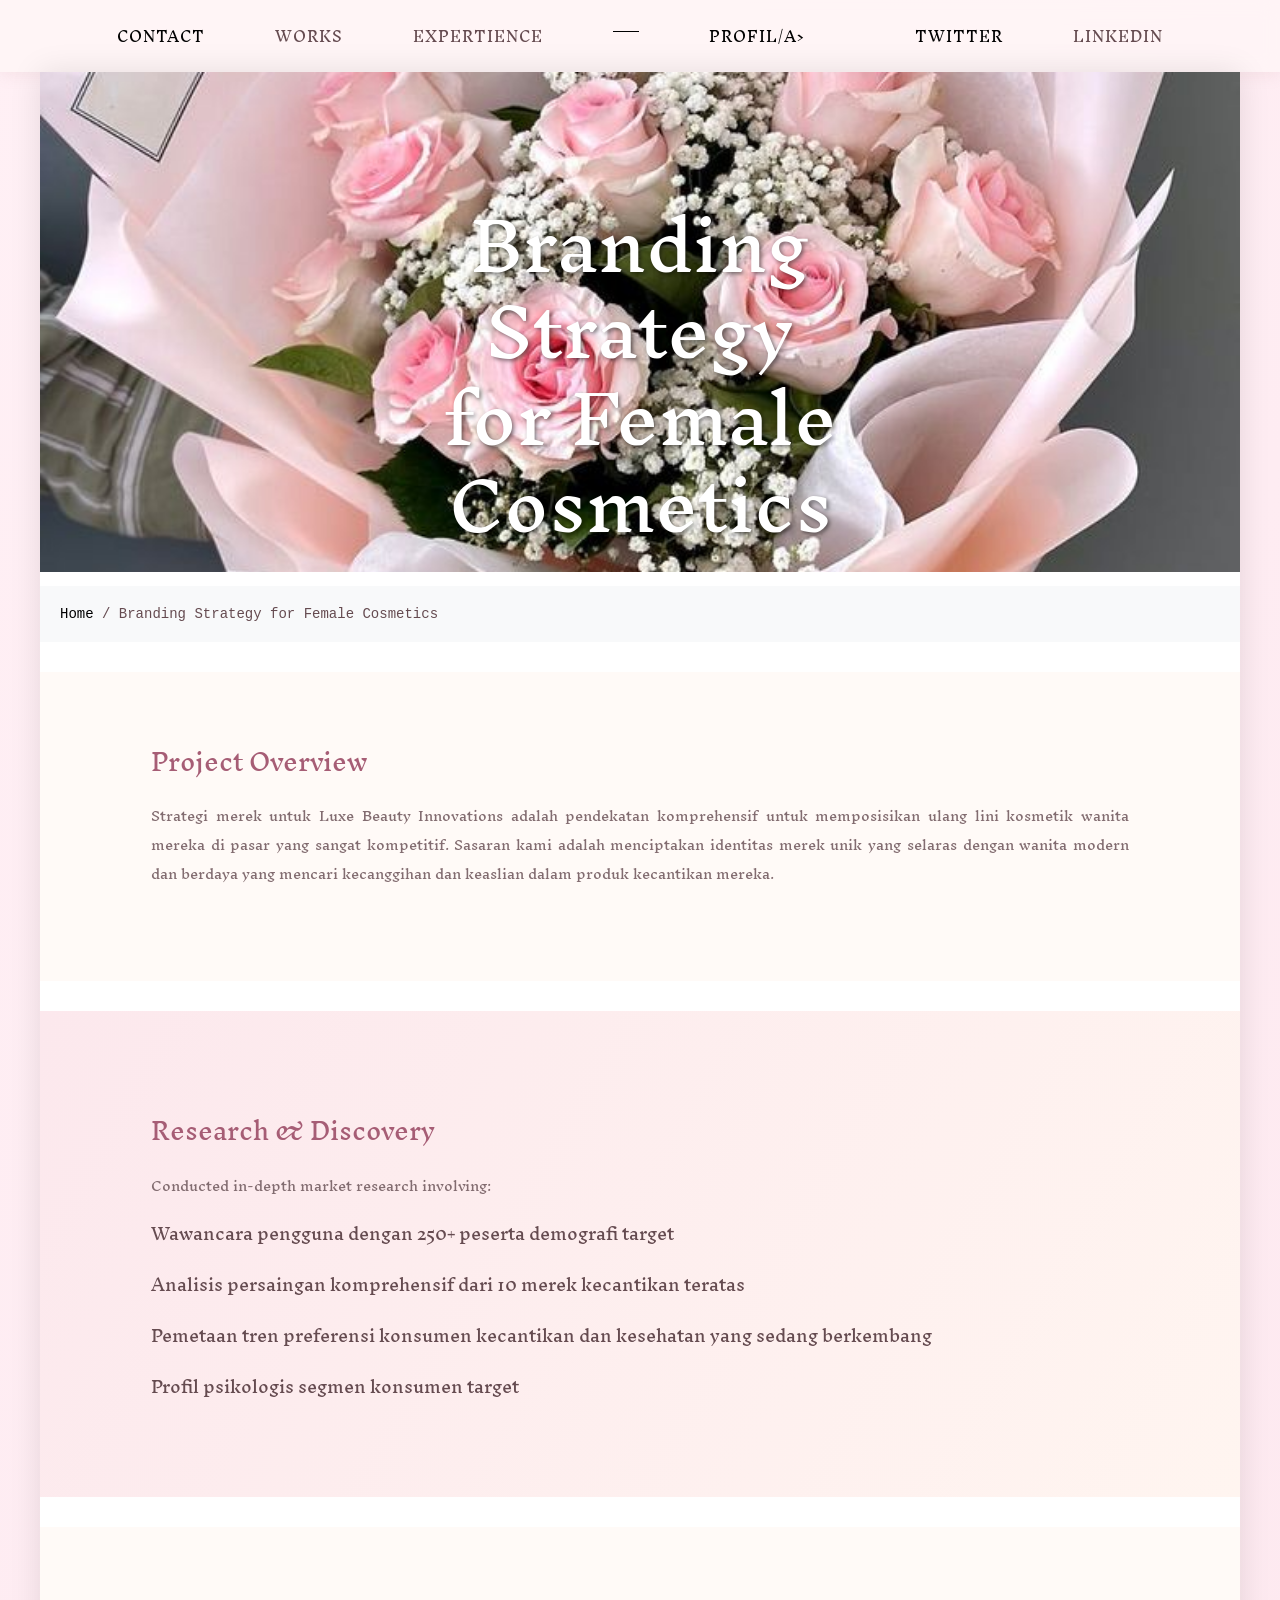
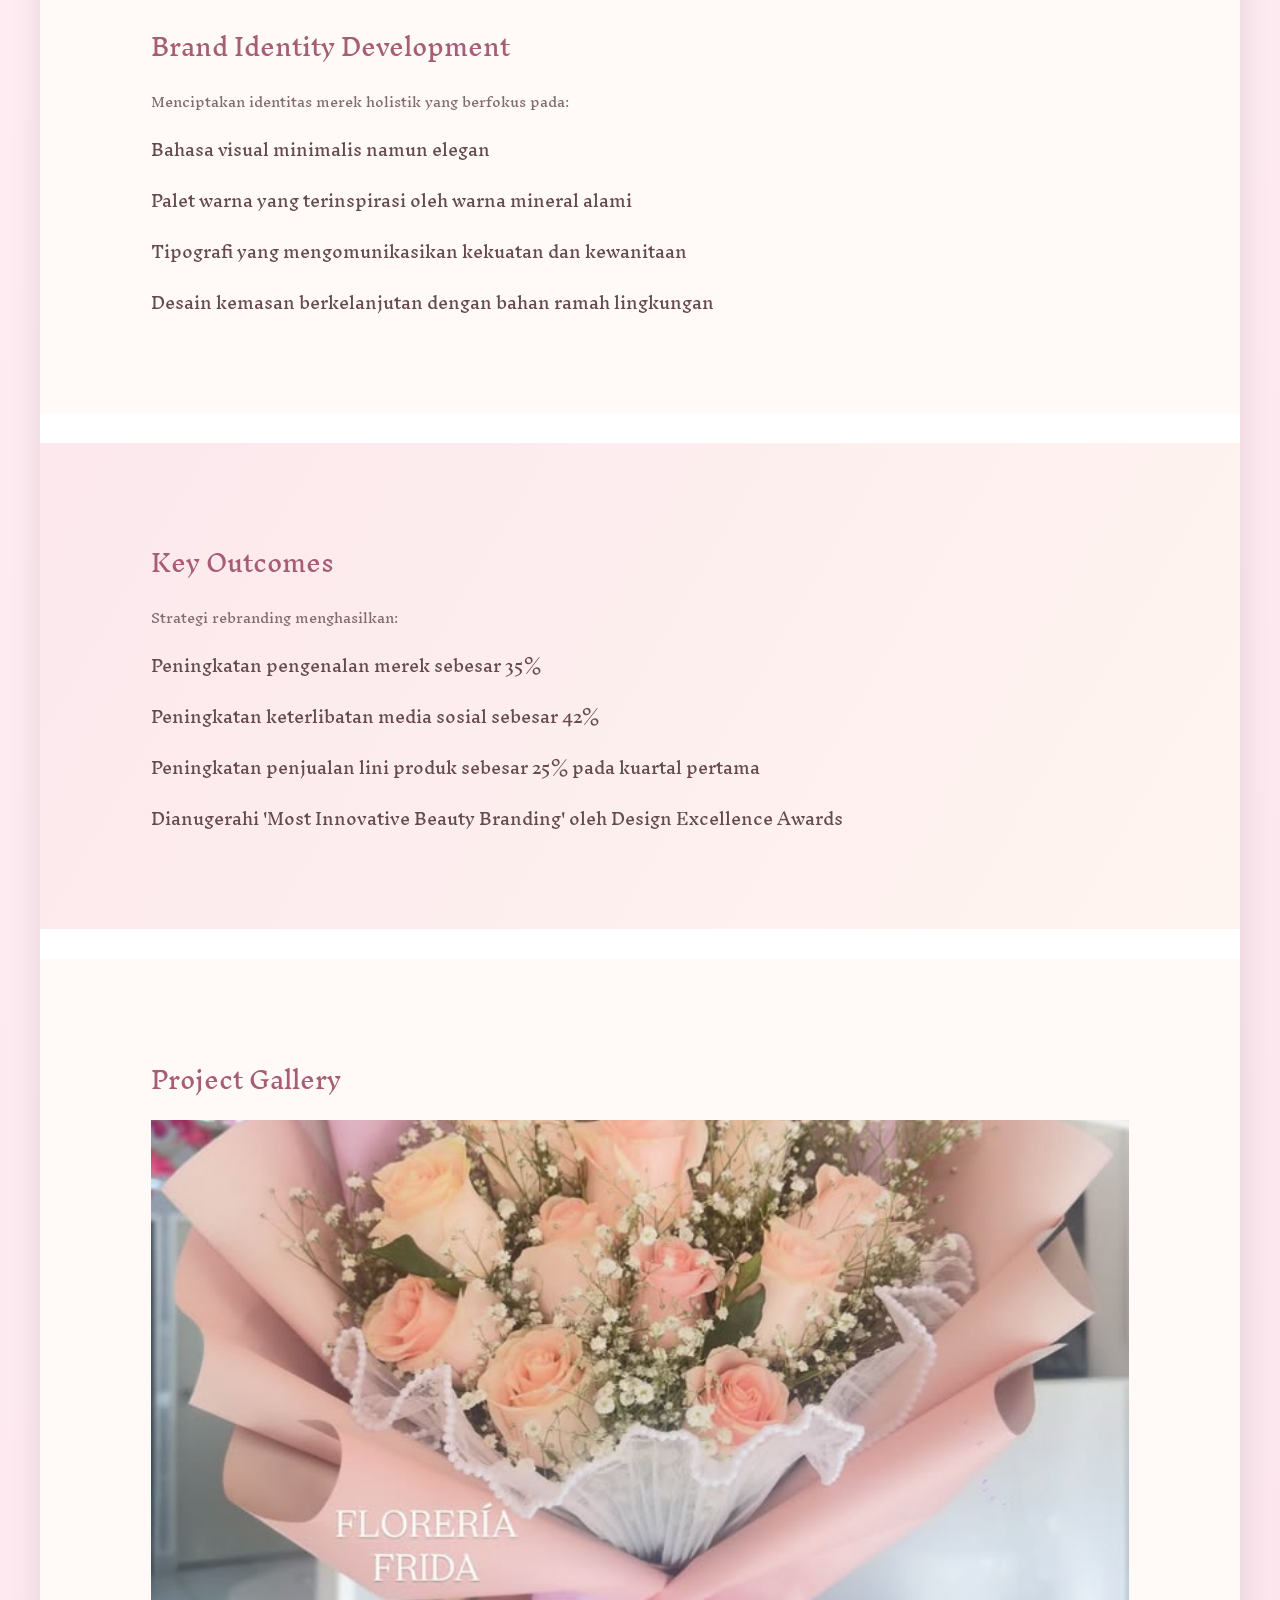
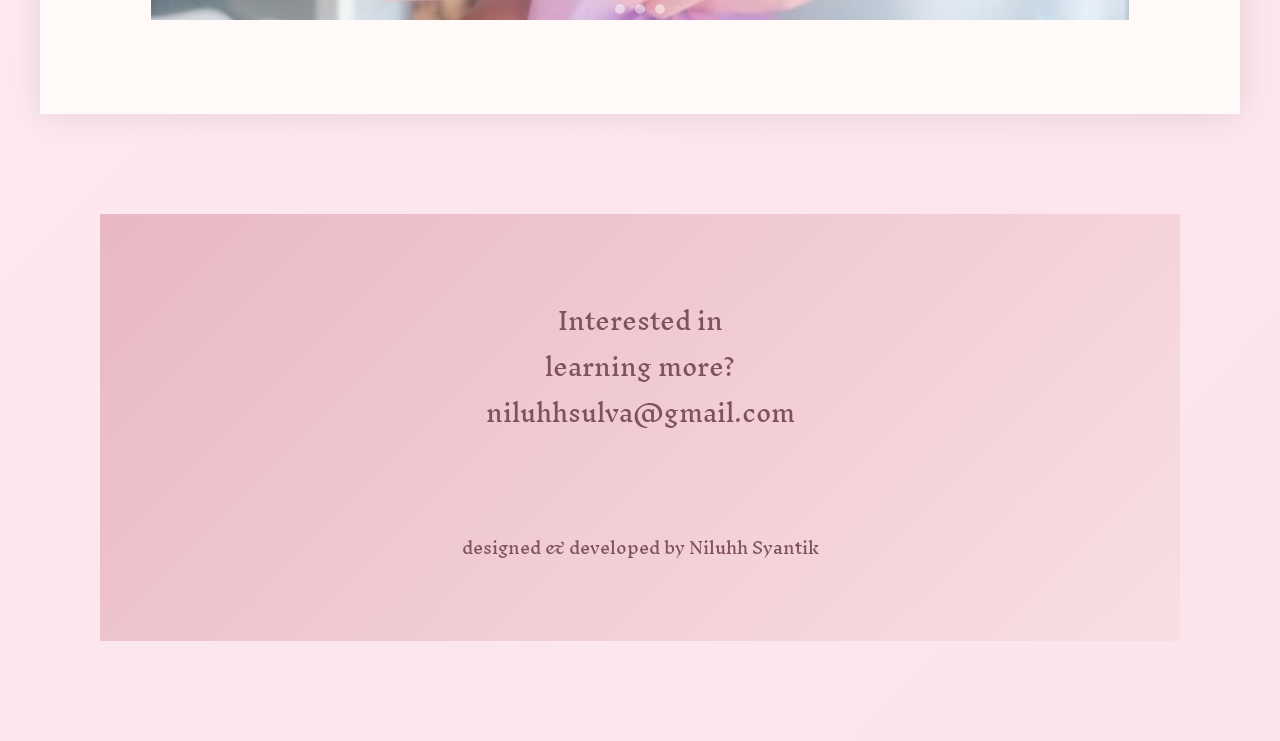
<file: detail.html>
<!DOCTYPE html>
<html>
<head>
	<meta charset="utf-8">
	<meta name="viewport" content="width=device-width, initial-scale=1.0">
	<title>Branding Strategy for Female Cosmetics</title>
	<link rel="stylesheet" href="css/bootstrap-grid.css" type="text/css">
	<link rel="stylesheet" href="css/styles.css" type="text/css">
	<link href="https://fonts.googleapis.com/css2?family=Inknut+Antiqua:wght@300;400;500;600;700;800;900&display=swap" rel="stylesheet">
	<style>
		.project-container {
			background-color: white;
			max-width: 1200px;
			margin: 0 auto;
			box-shadow: 0 0 30px rgba(0,0,0,0.1);
		}
		.full-width-image {
			width: 100%;
			height: 500px;
			object-fit: cover;
		}
		.breadcrumb {
			padding: 20px;
			background-color: #f8f9fa;
			font-family: 'IBM Plex Mono', monospace;
			font-size: 14px;
		}
		.breadcrumb a {
			color: black;
			text-decoration: none;
		}
		.breadcrumb a:hover {
			text-decoration: underline;
		}
		.project-title {
			position: absolute;
			top: 50%;
			left: 50%;
			font-size: 50pt;
			transform: translate(-50%, -50%);
			color: white;
			text-align: center;
			text-shadow: 2px 2px 4px rgba(0,0,0,0.5);
		}
		.image-container {
			position: relative;
		}
		
		/* Slider Styles */
		.project-slider {
			position: relative;
			width: 100%;
			overflow: hidden;
		}
		.slider-container {
			display: flex;
			transition: transform 0.5s ease;
			width: 300%;
		}
		.slider-slide {
			width: 33.33%;
			flex-shrink: 0;
		}
		.slider-slide img {
			width: 100%;
			height: 500px;
			object-fit: cover;
		}
		.slider-controls {
			position: absolute;
			bottom: 20px;
			left: 50%;
			transform: translateX(-50%);
			display: flex;
			gap: 10px;
		}
		.slider-dot {
			width: 10px;
			height: 10px;
			background-color: rgba(255,255,255,0.5);
			border-radius: 50%;
			cursor: pointer;
			transition: background-color 0.3s;
		}
		.slider-dot.active {
			background-color: white;
		}
		
		/* Slider Checkbox Hack */
		.slider-toggle {
			display: none;
		}
		#slide1:checked ~ .slider-container {
			transform: translateX(0);
		}
		#slide2:checked ~ .slider-container {
			transform: translateX(-33.33%);
		}
		#slide3:checked ~ .slider-container {
			transform: translateX(-66.66%);
		}
	</style>
</head>

<body>
	<nav>
		<ul>
			<li><a href="../index.html#contact">contact</a></li>
			<li>works</li>
			<li>expertience</li>
			<li class="empty"></li>
			<li><a href="index.html">profil/a></li>
			<li><a href="https://www.instagram.com/iilluhhh_?mdxt=MW9kNjRtcjVvejBqdQ%3D%3D&utm_source=qr" target="_blank">twitter</a></li>
			<li>linkedin</li>
		</ul>
	</nav>

	<div class="project-container">
		<div class="image-container">
			<img src="img/buket2.jpg" class="full-width-image" alt="Flowers Buket">
			<h1 class="project-title">Branding Strategy<br>for Female Cosmetics</h1>
		</div>
		<div class="breadcrumb">
			<a href="../index.html">Home</a> / Branding Strategy for Female Cosmetics
		</div>
		<section class="project" style="padding-top: 50px;">
			<div class="container">
				<div class="row">
					<div class="col-sm">
						<h2>Project Overview</h2>
						<p>Strategi merek untuk Luxe Beauty Innovations adalah pendekatan komprehensif untuk memposisikan ulang lini kosmetik wanita mereka di pasar yang sangat kompetitif. Sasaran kami adalah menciptakan identitas merek unik yang selaras dengan wanita modern dan berdaya yang mencari kecanggihan dan keaslian dalam produk kecantikan mereka.</p>
					</div>
				</div>
			</div>
		</section>

		<section class="project blue">
			<div class="container">
				<div class="row">
					<div class="col-sm">
						<h2>Research & Discovery</h2>
						<p>Conducted in-depth market research involving:</p>
						<ul>
							<li>Wawancara pengguna dengan 250+ peserta demografi target</li>
							<li>Analisis persaingan komprehensif dari 10 merek kecantikan teratas</li>
							<li>Pemetaan tren preferensi konsumen kecantikan dan kesehatan yang sedang berkembang</li>
							<li>Profil psikologis segmen konsumen target</li>
						</ul>
					</div>
				</div>
			</div>
		</section>

		<section class="project">
			<div class="container">
				<div class="row">
					<div class="col-sm">
						<h2>Brand Identity Development</h2>
						<p>Menciptakan identitas merek holistik yang berfokus pada:</p>
						<ul>
							<li>Bahasa visual minimalis namun elegan</li>
							<li>Palet warna yang terinspirasi oleh warna mineral alami</li>
							<li>Tipografi yang mengomunikasikan kekuatan dan kewanitaan</li>
							<li>Desain kemasan berkelanjutan dengan bahan ramah lingkungan</li>
						</ul>
					</div>
				</div>
			</div>
		</section>

		<section class="project blue">
			<div class="container">
				<div class="row">
					<div class="col-sm">
						<h2>Key Outcomes</h2>
						<p>Strategi rebranding menghasilkan:</p>
						<ul>
							<li>Peningkatan pengenalan merek sebesar 35%</li>
							<li>Peningkatan keterlibatan media sosial sebesar 42%</li>
							<li>Peningkatan penjualan lini produk sebesar 25% pada kuartal pertama</li>
							<li>Dianugerahi 'Most Innovative Beauty Branding' oleh Design Excellence Awards</li>
						</ul>
					</div>
				</div>
			</div>
		</section>

		<section class="project">
			<div class="container">
				<div class="row">
					<div class="col-sm">
						<h2>Project Gallery</h2>
						<div class="project-slider">
							<input type="radio" name="slider" id="slide1" class="slider-toggle" checked>
							<input type="radio" name="slider" id="slide2" class="slider-toggle">
							<input type="radio" name="slider" id="slide3" class="slider-toggle">
							
							<div class="slider-container">
								<div class="slider-slide">
									<img src="img/buket3.jpg" alt="Dashboard App">
								</div>
								<div class="slider-slide">
									<img src="img/buket2.jpg" alt="Cosmetics Project">
								</div>
								<div class="slider-slide">
									<img src="img/buket.jpg" alt="iPad App">
								</div>
							</div>
							
							<div class="slider-controls">
								<label for="slide1" class="slider-dot"></label>
								<label for="slide2" class="slider-dot"></label>
								<label for="slide3" class="slider-dot"></label>
							</div>
						</div>
					</div>
				</div>
			</div>
		</section>
	</div>

	<footer id="contact">
		<h2>Interested in<br>
			learning more?<br>niluhhsulva@gmail.com</h2>
			<p>designed & developed by Niluhh Syantik</p>
		</footer>
	</body>
	</html>
</file>
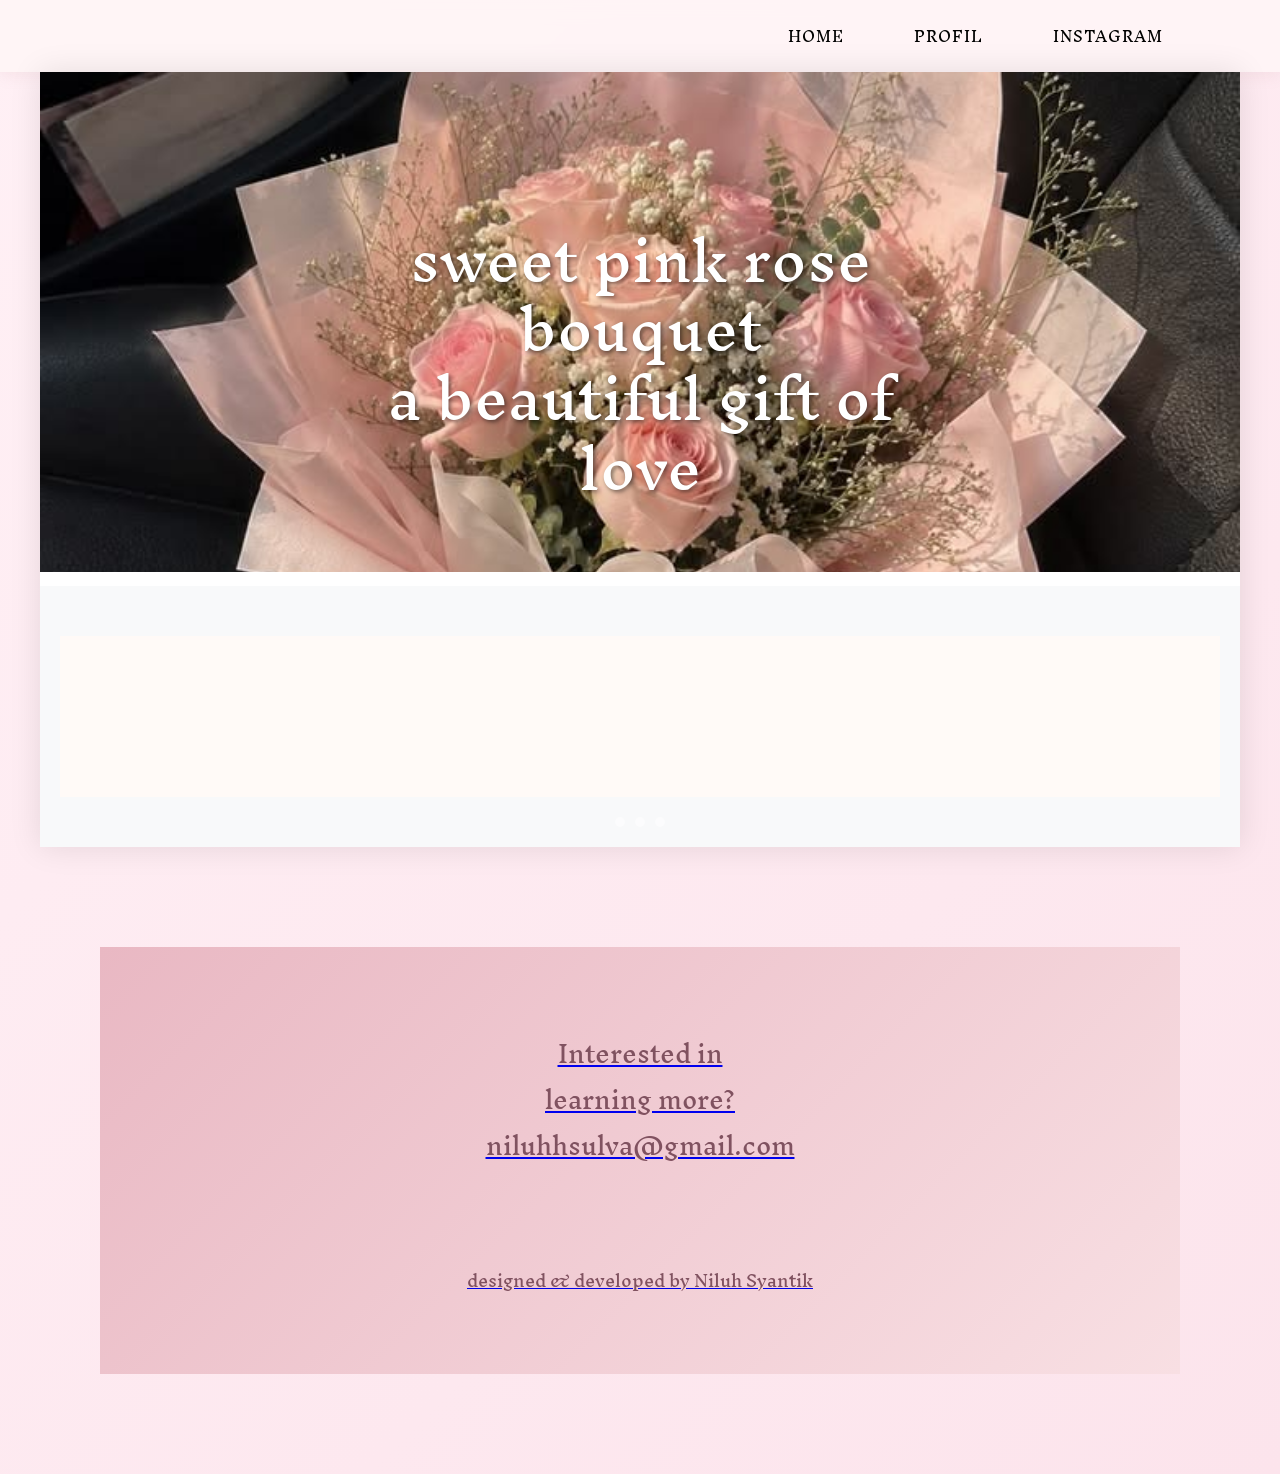
<file: detail2.html>
<!DOCTYPE html>
<html>
<head>
	<meta charset="utf-8">
	<meta name="viewport" content="width=device-width, initial-scale=1.0">
	<title>User Experience Design for Dashboard App</title>
	<link rel="stylesheet" href="css/bootstrap-grid.css" type="text/css">
	<link rel="stylesheet" href="css/styles.css" type="text/css">
	<link href="https://fonts.googleapis.com/css2?family=Inknut+Antiqua:wght@300;400;500;600;700;800;900&display=swap" rel="stylesheet">
	<style>
		.project-container {
			background-color: white;
			max-width: 1200px;
			margin: 0 auto;
			box-shadow: 0 0 30px rgba(0,0,0,0.1);
		}
		.full-width-image {
			width: 100%;
			height: 500px;
			object-fit: cover;
		}
		.breadcrumb {
			padding: 20px;
			background-color: #f8f9fa;
			font-family: 'IBM Plex Mono', monospace;
			font-size: 14px;
		}
		.breadcrumb a {
			color: black;
			text-decoration: none;
		}
		.breadcrumb a:hover {
			text-decoration: underline;
		}
		.project-title {
			position: absolute;
			top: 50%;
			left: 50%;
			font-size: 40pt;
			transform: translate(-50%, -50%);
			color: white;
			text-align: center;
			text-shadow: 2px 2px 4px rgba(0,0,0,0.5);
		}
		.image-container {
			position: relative;
		}
		
		/* Slider Styles */
		.project-slider {
			position: relative;
			width: 100%;
			overflow: hidden;
		}
		.slider-container {
			display: flex;
			transition: transform 0.5s ease;
			width: 300%;
		}
		.slider-slide {
			width: 33.33%;
			flex-shrink: 0;
		}
		.slider-slide img {
			width: 100%;
			height: 500px;
			object-fit: cover;
		}
		.slider-controls {
			position: absolute;
			bottom: 20px;
			left: 50%;
			transform: translateX(-50%);
			display: flex;
			gap: 10px;
		}
		.slider-dot {
			width: 10px;
			height: 10px;
			background-color: rgba(255,255,255,0.5);
			border-radius: 50%;
			cursor: pointer;
			transition: background-color 0.3s;
		}
		.slider-dot.active {
			background-color: white;
		}
		
		/* Slider Checkbox Hack */
		.slider-toggle {
			display: none;
		}
		#slide1:checked ~ .slider-container {
			transform: translateX(0);
		}
		#slide2:checked ~ .slider-container {
			transform: translateX(-33.33%);
		}
		#slide3:checked ~ .slider-container {
			transform: translateX(-66.66%);
		}
	</style>
</head>

<body>
	<nav>
		<ul>
			<li><a href="../index.html#contact">Home</a></li>
			<li><a href="profil.html">profil</a></li>
			<li><a href="https://www.instagram.com/iilluhhh_?mdxt=MW9kNjRtcjVvejBqdQ%3D%3D&utm_source=qr" target="_blank">Instagram</a></li>
		</ul>
	</nav>

	<div class="project-container">
		<div class="image-container">
			<img src="./img/buket.jpg" class="full-width-image" alt="Dashboard App UX Design Project">
			<h1 class="project-title">sweet pink rose bouquet<br>a beautiful gift of love</h1>
		</div>
		<div class="breadcrumb">
			<a href="../index.html"

		</section>

		<section class="project">
			<div class="container">
				<div class="row">
					<div class="col-sm">
			</div>

							<div class="slider-controls">
								<label for="slide1" class="slider-dot"></label>
								<label for="slide2" class="slider-dot"></label>
								<label for="slide3" class="slider-dot"></label>
							</div>
						</div>
					</div>
				</div>
			</div>
		</section>
	</div>

	<footer id="contact">
		<h2>Interested in<br>
			learning more?<br>niluhhsulva@gmail.com</h2>
			<p>designed & developed by Niluh Syantik</p>
		</footer>
	</body>
	</html>
</file>
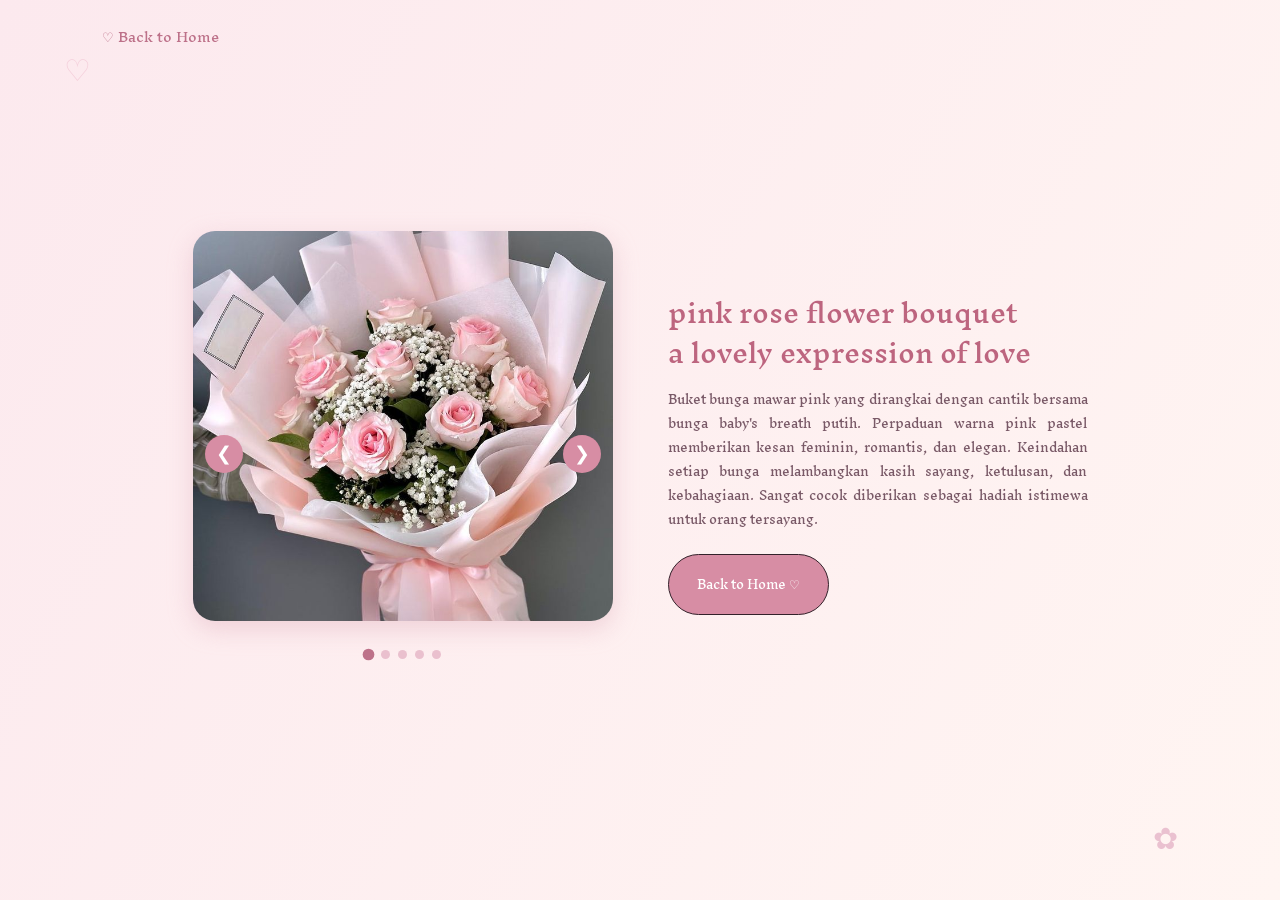
<file: detile3.html>
<!DOCTYPE html>
<html lang="id">
<head>
<meta charset="UTF-8">
<meta name="viewport" content="width=device-width, initial-scale=1.0">

<title>Pink Rose Bouquet</title>

<link href="https://fonts.googleapis.com/css2?family=Inknut+Antiqua:wght@300;400;500;600&display=swap" rel="stylesheet">

<style>
* {
    margin: 0;
    padding: 0;
    box-sizing: border-box;
}

body {
    font-family: 'Inknut Antiqua', serif;
    background: linear-gradient(120deg, #fce9ee, #fff5f2);
    color: #89566a;
    min-height: 100vh;
    overflow-x: hidden;
}

/* DEKORASI */
body::before {
    content: "♡";
    position: fixed;
    top: 30px;
    left: 5%;
    color: #f4cfdb;
    font-size: 30px;
}

body::after {
    content: "✿";
    position: fixed;
    bottom: 25px;
    right: 8%;
    color: #eac1d0;
    font-size: 30px;
}

/* NAVIGASI */
nav {
    padding: 15px 8%;
}

nav a {
    color: #bd7189;
    text-decoration: none;
    font-size: 13px;
}

/* BAGIAN UTAMA */
.detail {
    min-height: 85vh;
    display: flex;
    align-items: center;
    justify-content: center;
    gap: 55px;
    padding: 25px 8%;
}

/* GALERI */
.gallery {
    width: 420px;
    position: relative;
    flex-shrink: 0;
}

.slider {
    overflow: hidden;
    border-radius: 22px;
    box-shadow: 0 8px 25px #dca5b566;
}

.slides {
    display: flex;
    transition: transform 0.5s ease;
}

.slides img {
    width: 100%;
    min-width: 100%;
    height: 390px;
    object-fit: cover;
}

/* TOMBOL PANAH */
.arrow {
    position: absolute;
    top: 50%;
    transform: translateY(-50%);
    border: none;
    background: #d78da4;
    color: white;
    width: 38px;
    height: 38px;
    border-radius: 50%;
    cursor: pointer;
    font-size: 19px;
}

.prev {
    left: 12px;
}

.next {
    right: 12px;
}

/* TITIK */
.dots {
    text-align: center;
    margin-top: 15px;
}

.dot {
    display: inline-block;
    width: 9px;
    height: 9px;
    background: #eac0ce;
    border-radius: 50%;
    margin: 4px;
    cursor: pointer;
}

.dot.active {
    background: #bd7189;
    transform: scale(1.3);
}

/* TEKS */
.description {
    max-width: 420px;
}

.description h1 {
    font-size: 25px;
    line-height: 1.6;
    color: #bd657f;
    font-weight: 500;
    margin-bottom: 15px;
}

.description p {
    font-size: 12px;
    line-height: 2;
    text-align: justify;
    color: #795967;
}

/* TOMBOL */
.back {
    display: inline-block;
    margin-top: 22px;
    padding: 14px 28px;
    border: 1px solid #33212a;
    background: #d78da4;
    color: white;
    text-decoration: none;
    border-radius: 35px;
    font-size: 12px;
    transition: 0.3s;
}

.back:hover {
    background: #bd657f;
    transform: translateY(-3px);
}

/* HP */
@media(max-width: 800px) {
    .detail {
        flex-direction: column;
        gap: 25px;
        padding: 25px 20px;
    }

    .gallery {
        width: 100%;
        max-width: 420px;
    }

    .slides img {
        height: 350px;
    }

    .description {
        max-width: 420px;
    }

    .description h1 {
        font-size: 21px;
    }
}
</style>
</head>

<body>

<nav>
    <a href="index.html">♡ Back to Home</a>
</nav>

<section class="detail">

    <!-- FOTO BUKET -->
    <div class="gallery">

        <div class="slider">
            <div class="slides" id="slides">

                <img src="img/buket2.jpg" alt="Buket Pink">
                <img src="img/buketpink.jpg" alt="Sweet Pink">
                <img src="img/buketmawar.jpg" alt="Lovely Roses">
                <img src="img/buketpastel.jpg" alt="Pastel Bouquet">
                <img src="img/buketcantik.jpg" alt="Beautiful Bouquet">

            </div>
        </div>

        <button class="arrow prev" onclick="geser(-1)">❮</button>
        <button class="arrow next" onclick="geser(1)">❯</button>

        <div class="dots" id="dots"></div>

    </div>

    <!-- DESKRIPSI -->
    <div class="description">

        <h1>
            pink rose flower bouquet
            <br>
            a lovely expression of love
        </h1>

        <p>
            Buket bunga mawar pink yang dirangkai
            dengan cantik bersama bunga baby's breath
            putih. Perpaduan warna pink pastel memberikan
            kesan feminin, romantis, dan elegan.
            Keindahan setiap bunga melambangkan kasih
            sayang, ketulusan, dan kebahagiaan.
            Sangat cocok diberikan sebagai hadiah
            istimewa untuk orang tersayang.
        </p>

        <a href="index.html" class="back">
            Back to Home ♡
        </a>

    </div>

</section>

<script>
const slides = document.getElementById("slides");
const gambar = slides.querySelectorAll("img");
const dots = document.getElementById("dots");

let posisi = 0;

gambar.forEach((img, index) => {
    const dot = document.createElement("span");

    dot.className = "dot";

    dot.onclick = function() {
        posisi = index;
        tampilkan();
    };

    dots.appendChild(dot);
});

function tampilkan() {
    slides.style.transform =
        `translateX(-${posisi * 100}%)`;

    document.querySelectorAll(".dot").forEach(
        (dot, index) => {
            dot.classList.toggle(
                "active",
                index === posisi
            );
        }
    );
}

function geser(arah) {
    posisi = (posisi + arah + gambar.length)
        % gambar.length;

    tampilkan();
}

tampilkan();
</script>

</body>
</html>
</file>
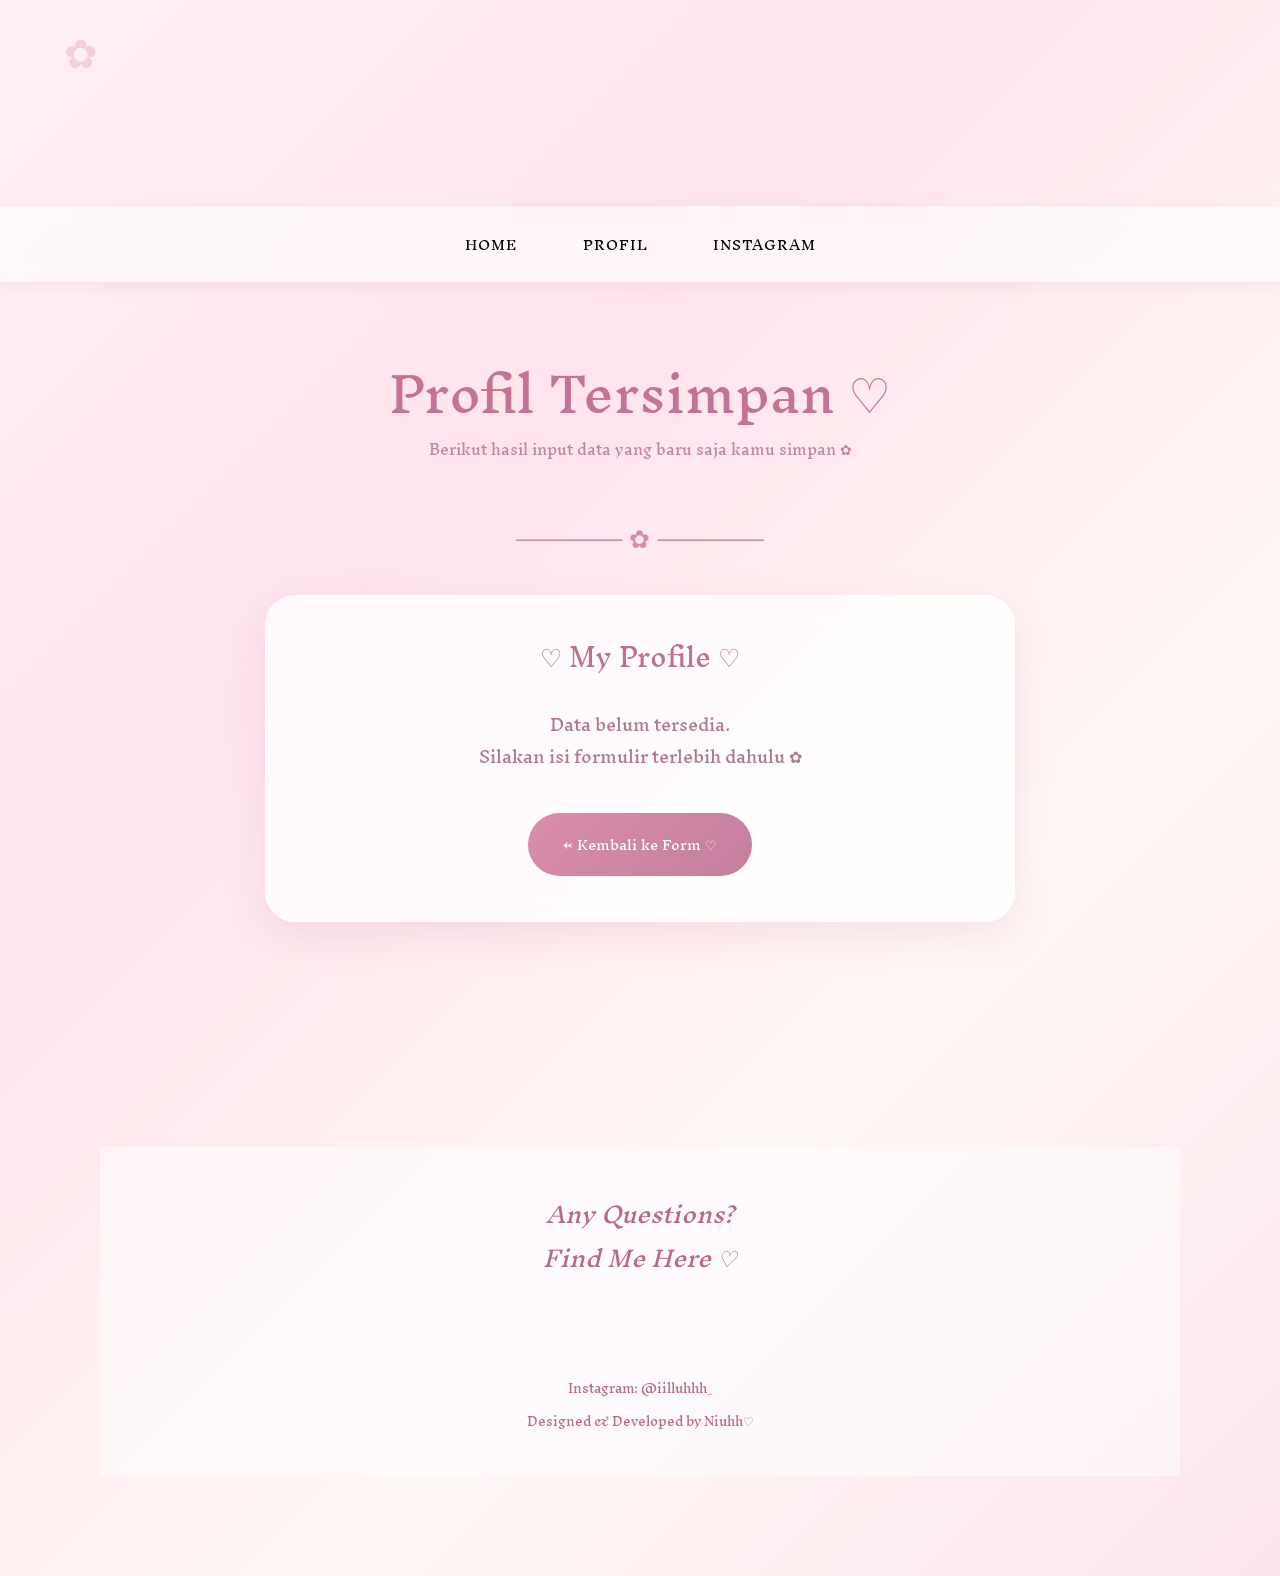
<file: profil-tampil.html>
<!DOCTYPE html>
<html lang="id">
<head>
    <meta charset="UTF-8">
    <meta name="viewport" content="width=device-width, initial-scale=1.0">

    <title>Profil Tersimpan - Niuhh ♡</title>

    <link rel="stylesheet" href="css/bootstrap-grid.css">
    <link rel="stylesheet" href="css/styles.css">

    <link href="https://fonts.googleapis.com/css2?family=Inknut+Antiqua:wght@300;400;500;600;700&display=swap" rel="stylesheet">

    <style>
        * {
            margin: 0;
            padding: 0;
            box-sizing: border-box;
        }

        body {
            font-family: 'Inknut Antiqua', serif;
            background: linear-gradient(
                135deg,
                #fff0f4,
                #ffe4ec,
                #fff8f5,
                #fce4ec
            );
            color: #a65f7b;
            min-height: 100vh;
        }

        nav {
            position: static !important;
            padding: 20px;
            background: rgba(255,255,255,0.65);
        }

        nav ul {
            display: flex;
            justify-content: center;
            align-items: center;
            gap: 35px;
            list-style: none;
            flex-wrap: wrap;
        }

        nav a {
            text-decoration: none;
            color: #d18fa6;
            font-size: 13px;
        }

        nav a:hover {
            color: #e7a8bd;
        }

        .profile-section {
            min-height: 85vh;
            padding: 80px 20px;
            position: relative;
        }

        .container {
            max-width: 950px;
            margin: auto;
        }

        .judul {
            text-align: center;
            font-size: clamp(30px, 5vw, 48px);
            color: #c47396;
            margin-bottom: 15px;
        }

        .deskripsi {
            text-align: center;
            color: #c5849d;
            margin-bottom: 45px;
            font-size: 14px;
        }

        .hiasan {
            text-align: center;
            color: #d18fa5;
            font-size: 25px;
            margin-bottom: 25px;
        }

        .profile-card {
            max-width: 750px;
            margin: auto;
            padding: 45px;
            border-radius: 30px;
            background: rgba(255,255,255,0.78);
            border: 1px solid white;
            box-shadow: 0 15px 40px rgba(190,110,140,0.15);
            backdrop-filter: blur(12px);
            animation: muncul 0.8s ease;
        }

        .profile-card h2 {
            text-align: center;
            color: #bd718e;
            margin-bottom: 35px;
            font-size: 25px;
        }

        .profile-item {
            display: grid;
            grid-template-columns: 35px 150px 15px 1fr;
            gap: 10px;
            align-items: start;
            margin-bottom: 23px;
            color: #87576a;
            font-size: 14px;
        }

        .profile-item .bunga {
            color: #dc91ad;
            font-size: 19px;
        }

        .profile-item strong {
            color: #a65f7b;
        }

        .profile-item span:last-child {
            overflow-wrap: anywhere;
        }

        .tombol {
            display: block;
            width: fit-content;
            margin: 40px auto 0;
            padding: 15px 35px;
            border-radius: 35px;
            background: linear-gradient(
                135deg,
                #d98eaa,
                #c47e9e
            );
            color: white;
            text-decoration: none;
            transition: 0.3s;
            font-size: 13px;
        }

        .tombol:hover {
            transform: translateY(-4px);
            box-shadow: 0 10px 20px rgba(190,110,140,0.25);
        }

        .kosong {
            text-align: center;
            line-height: 2;
            color: #ad7890;
        }

        .dekorasi {
            position: fixed;
            pointer-events: none;
            color: #e9b1c6;
            opacity: 0.5;
            font-size: 40px;
        }

        .bunga-1 {
            top: 20%;
            left: 5%;
        }

        .bunga-2 {
            right: 7%;
            bottom: 20%;
        }

        footer {
            padding: 45px 20px;
            text-align: center;
            background: rgba(255,255,255,0.55);
            color: #b96885;
        }

        footer h2 {
            font-size: 22px;
            font-style: italic;
        }

        footer p {
            margin-top: 15px;
            font-size: 12px;
        }

        @keyframes muncul {
            from {
                opacity: 0;
                transform: translateY(25px);
            }

            to {
                opacity: 1;
                transform: translateY(0);
            }
        }

        @media(max-width: 600px) {
            .profile-card {
                padding: 25px 18px;
            }

            .profile-item {
                grid-template-columns: 25px 95px 10px 1fr;
                font-size: 11px;
                gap: 5px;
            }

            nav ul {
                gap: 15px;
            }

            .profile-section {
                padding: 50px 15px;
            }
        }
    </style>
</head>

<body>

    <div class="dekorasi bunga-1">✿</div>
    <div class="dekorasi bunga-2">♡</div>

    <!-- NAVIGASI -->
    <nav>
        <ul>
            <li><a href="index.html">Home</a></li>
            <li><a href="profil.html">Profil</a></li>
            <li>
                <a href="https://www.instagram.com/iilluhhh_/"
                   target="_blank"
                   rel="noopener noreferrer">
                    Instagram
                </a>
            </li>
        </ul>
    </nav>

    <!-- PROFIL TERSIMPAN -->
    <section class="profile-section">

        <div class="container">

            <h1 class="judul">Profil Tersimpan ♡</h1>

            <p class="deskripsi">
                Berikut hasil input data yang baru saja kamu simpan ✿
            </p>

            <div class="hiasan">
                ────── ✿ ──────
            </div>

            <div class="profile-card">

                <h2>♡ My Profile ♡</h2>

                <div id="profilResult">

                    <p class="kosong">
                        Data belum tersedia. <br>
                        Silakan isi formulir terlebih dahulu ✿
                    </p>

                </div>

                <a href="profil.html" class="tombol">
                    ← Kembali ke Form ♡
                </a>

            </div>

        </div>

    </section>

    <!-- FOOTER -->
    <footer>
        <h2>Any Questions? <br>
            Find Me Here ♡
        </h2>

        <p>Instagram: @iilluhhh_</p>

        <p>Designed & Developed by Niuhh♡</p>
    </footer>

    <!-- JAVASCRIPT -->
    <script>

        const dataProfil = localStorage.getItem("profilNiuhh");

        const tempatProfil = document.getElementById("profilResult");

        if (dataProfil) {

            try {

                const profil = JSON.parse(dataProfil);

                const data = [
                    ["NIM", profil.nim],
                    ["Nama", profil.nama],
                    ["Alamat", profil.alamat],
                    ["Hobi", profil.hobi],
                    ["Instagram", profil.instagram]
                ];

                tempatProfil.innerHTML = "";

                data.forEach(function(item) {

                    const baris = document.createElement("div");
                    baris.className = "profile-item";

                    const bunga = document.createElement("span");
                    bunga.className = "bunga";
                    bunga.textContent = "✿";

                    const label = document.createElement("strong");
                    label.textContent = item[0];

                    const titik = document.createElement("span");
                    titik.textContent = ":";

                    const nilai = document.createElement("span");
                    nilai.textContent = item[1] || "Belum diisi";

                    baris.append(bunga, label, titik, nilai);

                    tempatProfil.appendChild(baris);

                });

            } catch (error) {

                tempatProfil.textContent =
                    "Data profil tidak dapat dibaca.";

                console.error(error);

            }

        }

    </script>

</body>
</html>
</file>
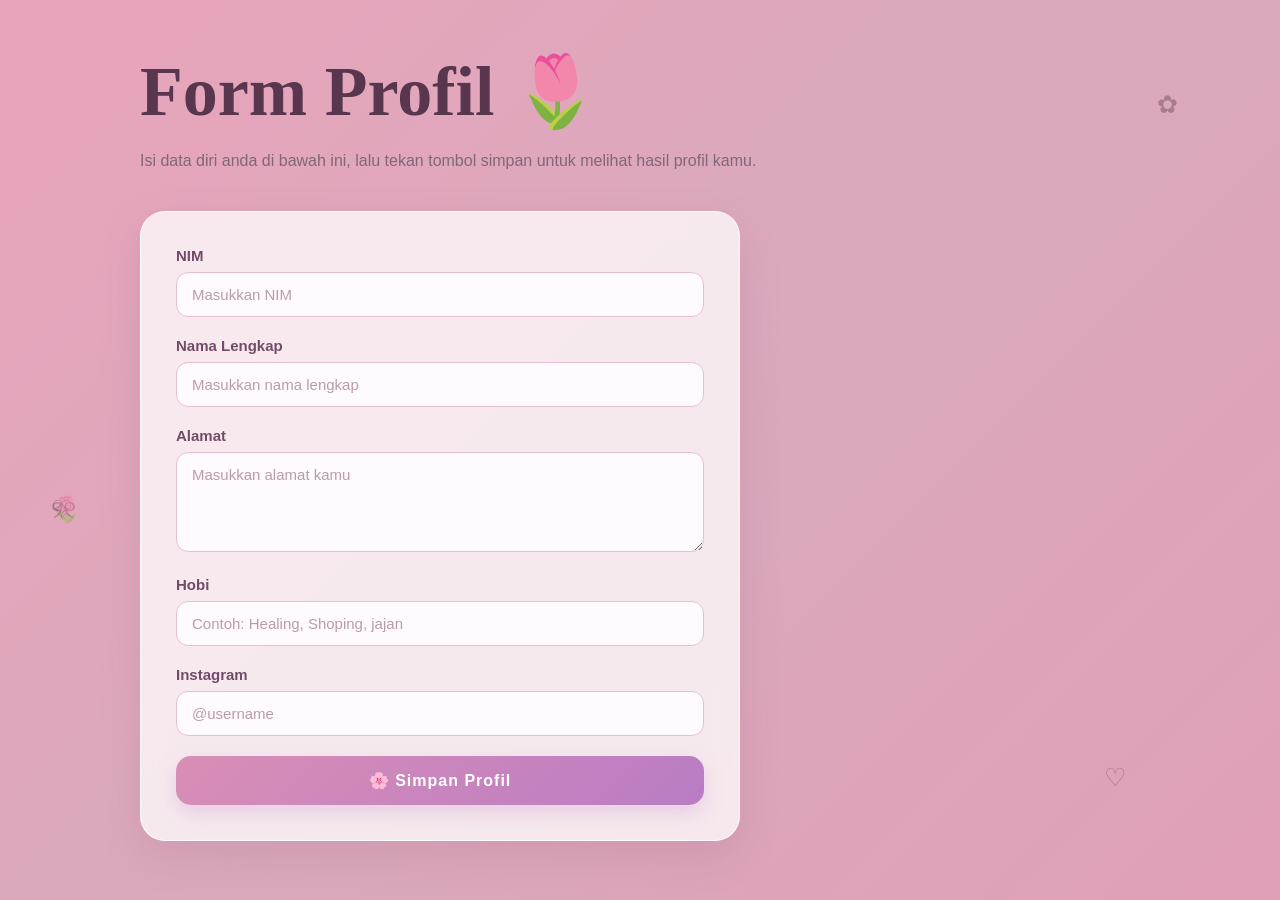
<file: profil.html>
<!DOCTYPE html>
<html lang="id">
<head>
    <meta charset="UTF-8">
    <meta name="viewport" content="width=device-width, initial-scale=1.0">
    <title>Form Profil</title>

    <style>
        * {
            margin: 0;
            padding: 0;
            box-sizing: border-box;
        }

        body {
            font-family: 'Segoe UI', sans-serif;
            min-height: 100vh;
            padding: 50px 20px;
            background: linear-gradient(
                135deg,
                #e9a4bb,
                #daa9bc,
                #e0a0b7
            );
            color: #573d50;
        }

        .container {
            max-width: 1000px;
            margin: auto;
        }

        .judul {
            font-family: Georgia, serif;
            font-size: clamp(42px, 7vw, 70px);
            color: #57364e;
            margin-bottom: 15px;
            animation: muncul 1s ease;
        }

        .deskripsi {
            color: #806779;
            font-size: 16px;
            line-height: 1.8;
            margin-bottom: 35px;
        }

        .profil-card {
            max-width: 600px;
            background: rgba(255, 255, 255, 0.75);
            padding: 35px;
            border-radius: 25px;
            border: 1px solid rgba(255, 255, 255, 0.8);
            box-shadow: 0 15px 40px rgba(137, 75, 112, 0.15);
            backdrop-filter: blur(12px);
            animation: naik 0.8s ease;
        }

        .form-group {
            margin-bottom: 20px;
        }

        label {
            display: block;
            margin-bottom: 8px;
            font-size: 15px;
            font-weight: 600;
            color: #714c68;
        }

        input,
        textarea {
            width: 100%;
            padding: 13px 15px;
            border: 1px solid #e5bfd4;
            border-radius: 12px;
            background: #fffafd;
            color: #573d50;
            font-size: 15px;
            outline: none;
            transition: 0.3s;
            font-family: inherit;
        }

        textarea {
            min-height: 100px;
            resize: vertical;
        }

        input:focus,
        textarea:focus {
            border-color: #d77eaa;
            box-shadow: 0 0 0 4px rgba(215, 126, 170, 0.15);
            transform: translateY(-2px);
        }

        input::placeholder,
        textarea::placeholder {
            color: #b99cac;
        }

        .btn-simpan {
            width: 100%;
            padding: 15px;
            border: none;
            border-radius: 15px;
            background: linear-gradient(135deg, #d98eb5, #b97cc4);
            color: white;
            font-size: 16px;
            font-weight: bold;
            letter-spacing: 1px;
            cursor: pointer;
            transition: 0.3s;
            box-shadow: 0 8px 20px rgba(185, 124, 196, 0.25);
        }

        .btn-simpan:hover {
            transform: translateY(-4px);
            box-shadow: 0 12px 25px rgba(185, 124, 196, 0.4);
        }

        .btn-simpan:active {
            transform: scale(0.98);
        }

        .hasil {
            display: none;
            margin-top: 25px;
            padding: 25px;
            background: #fff4fa;
            border: 1px solid #f0c9df;
            border-radius: 18px;
            animation: muncul 0.5s ease;
        }

        .hasil h2 {
            margin-bottom: 18px;
            color: #a65383;
            font-family: Georgia, serif;
        }

        .hasil p {
            margin-bottom: 12px;
            line-height: 1.6;
            overflow-wrap: anywhere;
        }

        .hasil strong {
            color: #8d5277;
        }

        .dekorasi {
            position: fixed;
            font-size: 25px;
            opacity: 0.4;
            pointer-events: none;
            animation: melayang 5s ease-in-out infinite;
        }

        .bunga-1 {
            top: 10%;
            right: 8%;
        }

        .bunga-2 {
            bottom: 12%;
            right: 12%;
            animation-delay: 1s;
        }

        .bunga-3 {
            top: 55%;
            left: 4%;
            animation-delay: 2s;
        }

        @keyframes muncul {
            from {
                opacity: 0;
                transform: translateY(15px);
            }
            to {
                opacity: 1;
                transform: translateY(0);
            }
        }

        @keyframes naik {
            from {
                opacity: 0;
                transform: translateY(30px);
            }
            to {
                opacity: 1;
                transform: translateY(0);
            }
        }

        @keyframes melayang {
            0%, 100% {
                transform: translateY(0) rotate(0deg);
            }
            50% {
                transform: translateY(-18px) rotate(12deg);
            }
        }

        @media (max-width: 600px) {
            body {
                padding: 30px 15px;
            }

            .profil-card {
                padding: 22px;
            }

            .deskripsi {
                font-size: 14px;
            }
        }
    </style>
</head>

<body>

    <div class="dekorasi bunga-1">✿</div>
    <div class="dekorasi bunga-2">♡</div>
    <div class="dekorasi bunga-3">✧</div>
    <div class="dekorasi bunga-3">୨୧</div>
    <div class="dekorasi bunga-3">♡</div>
    <div class="dekorasi bunga-3">🌷</div>
    <main class="container">

        <h1 class="judul">Form Profil 🌷</h1>

        <p class="deskripsi">
            Isi data diri anda di bawah ini, lalu tekan tombol
            simpan untuk melihat hasil profil kamu.
        </p>

        <section class="profil-card">

            <form id="formProfil">

                <div class="form-group">
                    <label for="nim">NIM</label>
                    <input
                        type="text"
                        id="nim"
                        placeholder="Masukkan NIM"
                        required
                    >
                </div>

                <div class="form-group">
                    <label for="nama">Nama Lengkap</label>
                    <input
                        type="text"
                        id="nama"
                        placeholder="Masukkan nama lengkap"
                        required
                    >
                </div>

                <div class="form-group">
                    <label for="alamat">Alamat</label>
                    <textarea
                        id="alamat"
                        placeholder="Masukkan alamat kamu"
                        required
                    ></textarea>
                </div>

                <div class="form-group">
                    <label for="hobi">Hobi</label>
                    <input
                        type="text"
                        id="hobi"
                        placeholder="Contoh: Healing, Shoping, jajan"
                        required
                    >
                </div>

                <div class="form-group">
                    <label for="instagram">Instagram</label>
                    <input
                        type="text"
                        id="instagram"
                        placeholder="@username"
                    >
                </div>

                <button type="submit" class="btn-simpan">
                    🌸 Simpan Profil
                </button>

            </form>

            <div class="hasil" id="hasilProfil">
                <h2>♡ Profil Kamu</h2>

                <p><strong>NIM:</strong> <span id="hasilNim"></span></p>
                <p><strong>Nama:</strong> <span id="hasilNama"></span></p>
                <p><strong>Alamat:</strong> <span id="hasilAlamat"></span></p>
                <p><strong>Hobi:</strong> <span id="hasilHobi"></span></p>
                <p><strong>Instagram:</strong> <span id="hasilInstagram"></span></p>
            </div>

        </section>
    </main>

    <script>
        const form = document.getElementById("formProfil");

        form.addEventListener("submit", function(event) {
            event.preventDefault();

            document.getElementById("hasilNim").textContent =
                document.getElementById("nim").value;

            document.getElementById("hasilNama").textContent =
                document.getElementById("nama").value;

            document.getElementById("hasilAlamat").textContent =
                document.getElementById("alamat").value;

            document.getElementById("hasilHobi").textContent =
                document.getElementById("hobi").value;

            document.getElementById("hasilInstagram").textContent =
                document.getElementById("instagram").value || "Belum diisi";

            document.getElementById("hasilProfil").style.display = "block";

            document.getElementById("hasilProfil").scrollIntoView({
                behavior: "smooth",
                block: "nearest"
            });
        });
    </script>

</body>
</html>
	</body>
	</html>
</file>
<file: css/styles.css>
body{
	font-family: 'IBM Plex Mono', monospace;
}
body, ul{
	margin: 0;
	padding:0;
}
	body {
    font-family: 'Poppins', sans-serif;
    background: #fde2eb;
    color: #49343a;
}

.navbar {
    display: flex;
    align-items: center;
    justify-content: space-between;
    padding: 25px 8%;

    background: #F8DCE5;
    border-bottom: 1px solid #EBC3D0;
}

h1,h2, .skill-list {
	font-family: 'Inknut Antiqua', serif;

}

img{
	/*this limit width image*/
	max-width: 100%;
}
nav{
	background-color: rgb(252, 216, 228);
	position: fixed;
	z-index: 1;
	width: 100%;
}
header{
	top:70px;
	position: relative;
	margin-bottom:  220px;
	background-image: url('../img/background.png');
	background-repeat: no-repeat;
	background-size: cover;
	background-position-y: -140px; 
}

nav ul li{
	display: inline-block;
	margin: 0 15px;
	padding:0;
	text-transform: uppercase;
	letter-spacing: 1px;
	font-size: 14px;
}

nav ul{
	margin: 0 auto;
	text-align: center;
	padding: 30px;

}

h1{
	font-size: 100px;
	line-height: 130%;
}
h2{
	font-size: 30px;
	line-height: 130%;
}
h1, h2{
	font-weight: normal;
}
p{
	line-height: 150%;
}

ul li{
	list-style: none;
	margin: 10px 0;
}

.button{
	border: 1px solid black;
	font-size: 15px;
	border-radius: 20px;
	text-decoration: none;
	color: black;
	padding: 10px 20px;
	margin-top:40px;
	display: inline-block;
	transition: background 0.5s ease-in-out;
}
.button:hover{
	background:black;
	color: white; 

}
figcaption{
	font-size: 10px;
	margin-top: 10px;
}

.intro-img{
	box-shadow: 1px 2px 30px rgba(0,0,0,0.2);
	margin-top: 30px;

}

.skill-list {
	text-align: center;
	font-size: 50px;
	line-height: 150%
	margin-bottom 130px;
}
.project{
	margin: 30px 0; 
	padding: 50px;
}

/* BACKGROUND PINK */
.hero::before {
    content: "";
    position: absolute;
    top: 0;
    left: 0;
    width: 100%;
    height: 245px;
    background: #fcc6db;
    z-index: 0;
}

.project .button{
	margin-top: 10px;
}
footer{
	text-align: center;
	margin:100px;

}
footer h2{
	font-size: 50px;
	margin-bottom:100px; 

}
.right-alignment{
	text-align: right;
}

li.empty{
	width: 90px;
	border-top: 1px solid black;
	top:-5px;
	position: relative; 
}

nav li a{
	text-decoration: none;
	color: black;
}
nav li a:hover{
	text-decoration: underline;
}
/* HERO SECTION */
.hero {
    width: 100%;
    min-height: 700px;
    position: relative;
    overflow: hidden;
}

/* BACKGROUND BIRU */
.hero::before {
    content: "";
    position: absolute;
    top: -80px;
    left: 0;
    width: 100%;
    height: 260px;
    background: #fcd7e6;
    z-index: -1;
}

/* PEMBAGIAN KIRI DAN KANAN */
.hero-content {
    width: 82%;
    max-width: 1150px;
    margin: 0 auto;
    display: grid;
    grid-template-columns: 1fr 1fr;
    align-items: start;
    gap: 65px;
}

/* BAGIAN KIRI */
.left-content {
    padding-top: 25px;
}

.left-content h1 {
    font-family: 'Playfair Display', serif;
    font-size: 115px;
    line-height: 1.1;
    margin-bottom: 65px;
    letter-spacing: -4px;
}

.description p {
    font-family: 'DM Mono', monospace;
    font-size: 14px;
    line-height: 1.6;
    margin-bottom: 10px;
}

/* BAGIAN FOTO KANAN */
.right-content {
    width: 100%;
    padding-top: 20px;
}

.right-content img {
    width: 100%;
    height: 520px;
    object-fit: cover;
    object-position: center;
    display: block;
    box-shadow: 0 15px 35px rgba(0,0,0,0.12);
}

/* CAPTION FOTO */
.photo-caption {
    font-family: 'DM Mono', monospace;
    font-size: 12px;
    line-height: 1.7;
    margin-top: 15px;
    color: #555;
}

/* RESPONSIVE HP */
@media (max-width: 768px) {

    .hero-content {
        width: 90%;
        grid-template-columns: 1fr;
        gap: 35px;
    }

    .left-content h1 {
        font-size: 75px;
        margin-bottom: 35px;
    }

    .right-content {
        padding-top: 0;
    }

    .right-content img {
        height: 420px;
    }
}

body {
    background: #fad1de;
    color: #54323d;
}

/* HERO SECTION */
.hero {
    min-height: 75vh;
    display: flex;
    flex-direction: column;
    align-items: center;
    justify-content: center;
    text-align: center;
    padding: 40px 20px;
    position: relative;
}

.hero-label {
    font-size: 12px;
    letter-spacing: 4px;
    color: #a66c7e;
    margin-bottom: 25px;
}

.hero h1 {
    font-family: Georgia, serif;
    font-size: clamp(40px, 7vw, 85px);
    font-weight: normal;
    margin: 10px;
}

.hero h1 span {
    font-style: italic;
    color: #a65f78;
}

.hero-desc {
    max-width: 450px;
    line-height: 1.8;
    font-size: 15px;
    color: #76515d;
}

.hero-button {
    margin-top: 25px;
    padding: 13px 30px;
    border: 1px solid #754653;
    border-radius: 30px;
    text-decoration: none;
    color: #754653;
    transition: 0.3s;
}

.hero-button:hover {
    background: #754653;
    color: white;
}

.hero-footer {
    margin-top: 65px;
    font-size: 12px;
    letter-spacing: 2px;
    color: #a66c7e;
}

.aesthetic-divider {
    text-align: center;
    color: #bd8194;
    letter-spacing: 5px;
    padding: 25px;
    font-size: 18px;
}


/* ===== TEXT ILLUSION ===== */

.hero h1 {
    color: #754653;
    text-shadow:
        2px 2px 0 #e8b8c8,
        4px 4px 0 #f5cad7,
        6px 6px 15px #a76a7e55;

    transition: 0.4s ease;
}

.hero h1:hover {
    transform: scale(1.05);
    text-shadow:
        3px 3px 0 #e8b8c8,
        7px 7px 0 #f5cad7,
        10px 10px 20px #a76a7e66;
}

/* ===== FORM PROFIL ===== */

.form-profil {
    padding: 45px;
    background: #f8d1df;
    color: #56323d;
}

.form-profil h1 {
    font-family: Georgia, serif;
    font-size: 75px;
    margin-bottom: 55px;
}

.form-profil p {
    margin-bottom: 18px;
}

.form-profil label {
    display: block;
    margin-top: 12px;
}

.form-profil input,
.form-profil textarea {
    display: block;
    width: 165px;
    padding: 8px;
    border: 1px solid #b98a99;
    border-radius: 5px;
    background: #fff9fb;
    font-family: Arial, sans-serif;
}

.form-profil textarea {
    height: 70px;
}

.form-profil button {
    margin-top: 20px;
    padding: 12px 25px;
    border: 1px solid #56323d;
    border-radius: 30px;
    cursor: pointer;
    background: #fff0f5;
    color: #56323d;
}

.form-profil button:hover {
    background: #754653;
    color: white;
}


/* ===== HASIL PROFIL ===== */

.hasil-profil {
    max-width: 650px;
    margin: 70px auto;
    padding: 40px;
    background: #fff0f5;
    border: 1px solid #e5b5c5;
    border-radius: 20px;
    box-shadow: 0 12px 35px #9e607733;
    text-align: center;
    color: #704653;
    animation: muncul 0.8s ease;
}

.hasil-profil .subtitle {
    font-size: 11px;
    letter-spacing: 4px;
    color: #bd8194;
}

.hasil-profil h2 {
    font-family: Georgia, serif;
    font-size: 45px;
    font-weight: normal;
    margin: 15px 0 25px;
}

.foto-profil {
    width: 100px;
    height: 100px;
    margin: auto auto 30px;
    border-radius: 50%;
    background: #f3c6d5;
    border: 4px solid white;
    display: flex;
    align-items: center;
    justify-content: center;
    font-size: 45px;
}

.data-profil {
    text-align: left;
}

.item-profil {
    background: white;
    padding: 15px;
    margin-bottom: 13px;
    border-radius: 10px;
}

.item-profil h3 {
    font-family: Georgia, serif;
    font-size: 18px;
    margin-bottom: 8px;
    color: #a66c7e;
}

.item-profil p {
    overflow-wrap: anywhere;
    line-height: 1.6;
}

.penutup {
    font-family: Georgia, serif;
    font-style: italic;
    margin: 25px 0;
}

.hasil-profil button {
    padding: 12px 28px;
    border: none;
    border-radius: 25px;
    background: #754653;
    color: white;
    cursor: pointer;
}

.hasil-profil button:hover {
    background: #b7798c;
}

@keyframes muncul {
    from {
        opacity: 0;
        transform: translateY(30px);
    }

    to {
        opacity: 1;
        transform: translateY(0);
    }
}

@media(max-width: 600px) {
    .form-profil h1 {
        font-size: 48px;
    }

    .hasil-profil {
        margin: 35px 15px;
        padding: 25px;
    }
}


/* =================================
   🌸 BEAUTIFUL BOUQUET PORTFOLIO
================================= */

* {
    box-sizing: border-box;
}

html {
    scroll-behavior: smooth;
}

body {
    margin: 0;
    font-family: 'Inknut Antiqua', serif;
    background: #fff8f7;
    color: #654b50;
}

/* NAVIGATION */

nav {
    background: rgba(255, 245, 246, 0.95);
    padding: 18px 8%;
    position: sticky;
    top: 0;
    z-index: 1000;
    box-shadow: 0 3px 15px rgba(180, 120, 130, 0.12);
    backdrop-filter: blur(10px);
}

nav ul {
    display: flex;
    justify-content: flex-end;
    align-items: center;
    gap: 40px;
    list-style: none;
    margin: 0;
    padding: 0;
}

nav a {
    text-decoration: none;
    color: #9b6674;
    font-size: 14px;
    transition: 0.3s;
}

nav a:hover {
    color: #d47d96;
    letter-spacing: 2px;
}

/* HERO SECTION */

.hero {
    padding: 90px 8%;
    background: linear-gradient(
        135deg,
        #fff0f2,
        #fff9f2,
        #fce7ec
    );
    position: relative;
    overflow: hidden;
}

.hero .hero-content {
    display: flex;
    align-items: center;
    justify-content: space-between;
    gap: 50px;
}

.left-content {
    flex: 1;
}

.left-content h1 {
    color: #a75e75;
    font-size: clamp(28px, 4vw, 45px);
    line-height: 1.6;
}

.description p {
    color: #896b72;
    font-size: 14px;
    margin: 15px 0;
    transition: 0.3s;
}

.description p:hover {
    color: #d47d96;
    transform: translateX(8px);
}

.right-content {
    flex: 1;
    text-align: center;
}

.right-content img {
    width: 320px;
    height: 390px;
    object-fit: cover;
    border-radius: 160px 160px 30px 30px;
    border: 8px solid white;
    box-shadow: 0 15px 35px rgba(160, 100, 120, 0.2);
    transition: 0.5s;
}

.right-content img:hover {
    transform: scale(1.04) rotate(2deg);
}

/* PROJECT SECTION */

.project {
    padding: 80px 8%;
    background: #fffaf7;
}

.project.blue {
    background: linear-gradient(
        120deg,
        #fce8ed,
        #fff5f0
    );
}

.project .hero-content {
    display: flex;
    align-items: center;
    justify-content: space-between;
    gap: 55px;
}

.project figure {
    margin: 0;
    overflow: hidden;
    border-radius: 25px;
}

.project figure img {
    width: 100%;
    max-width: 420px;
    height: 400px;
    object-fit: cover;
    border-radius: 25px;
    box-shadow: 0 12px 30px rgba(150, 90, 110, 0.18);
    transition: 0.5s;
}

.project figure img:hover {
    transform: scale(1.05);
}

.project h2 {
    color: #a65d75;
    font-size: 23px;
    line-height: 1.8;
    margin-bottom: 20px;
}

.project p {
    color: #826c70;
    font-size: 13px;
    line-height: 2.2;
    text-align: justify;
}

/* READ MORE BUTTON */

.button {
    display: inline-block;
    margin-top: 20px;
    padding: 13px 30px;
    background: #d68da0;
    color: white;
    text-decoration: none;
    border-radius: 30px;
    font-size: 12px;
    box-shadow: 0 5px 15px rgba(180, 100, 130, 0.2);
    transition: 0.4s;
}

.button:hover {
    background: #a75e75;
    transform: translateY(-5px);
    box-shadow: 0 10px 20px rgba(180, 100, 130, 0.3);
}

/* FOOTER */

footer {
    background: linear-gradient(
        135deg,
        #e9b8c3,
        #f8dfe3
    );
    padding: 65px 20px;
    text-align: center;
    color: #805260;
}

footer h2 {
    font-size: 23px;
    line-height: 2;
}

footer a {
    color: #805260;
    text-decoration: none;
}

/* ANIMATION */

@keyframes fadeUp {
    from {
        opacity: 0;
        transform: translateY(35px);
    }

    to {
        opacity: 1;
        transform: translateY(0);
    }
}

.hero .left-content,
.hero .right-content {
    animation: fadeUp 1s ease;
}

.project {
    animation: fadeUp 1s ease;
}

/* RESPONSIVE MOBILE */

@media (max-width: 768px) {

    nav {
        padding: 15px;
    }

    nav ul {
        justify-content: center;
        gap: 20px;
    }

    .hero {
        padding: 55px 7%;
    }

    .hero .hero-content,
    .project .hero-content {
        flex-direction: column;
        text-align: center;
    }

    .right-content img {
        width: 250px;
        height: 310px;
    }

    .project {
        padding: 50px 7%;
    }

    .project figure img {
        width: 100%;
        height: 320px;
    }

    .project p {
        text-align: left;
    }

    .project h2 {
        font-size: 19px;
    }

    footer h2 {
        font-size: 18px;
    }
}

/* SELECTION COLOR */

::selection {
    background: #e9b8c3;
    color: white;
}

.flower-decoration {
    position: absolute;
    top: 35px;
    right: 8%;
    font-size: 65px;
    color: #e9b4c1;
    opacity: 0.45;
    animation: floating 4s ease-in-out infinite;
    pointer-events: none;
}

.flower-two {
    top: auto;
    right: auto;
    bottom: 30px;
    left: 5%;
    font-size: 55px;
    animation-delay: 1s;
}

@keyframes floating {
    0%, 100% {
        transform: translateY(0);
    }

    50% {
        transform: translateY(-18px);
    }
}

/* ===== MEMPERBAIKI FOTO BUKET ===== */

.project .hero-content {
    display: flex;
    align-items: center;
    justify-content: space-between;
    gap: 45px;
}

/* Kolom gambar dan tulisan */
.project .hero-content > .left-content,
.project .hero-content > .right,
.project .hero-content > .col-sm {
    flex: 1 1 50%;
    min-width: 0;
}

/* Area foto */
.project figure {
    display: block;
    width: 100%;
    margin: 0;
}

/* Gambar buket */
.project figure img {
    display: block;
    width: 100%;
    max-width: 420px;
    height: 400px;
    object-fit: cover;
    object-position: center;
    opacity: 1;
    visibility: visible;
}

/* Tampilan HP */
@media (max-width: 768px) {
    .project .hero-content {
        flex-direction: column;
    }

    .project .hero-content > div {
        width: 100%;
        flex: 1 1 100%;
    }

    .project figure img {
        max-width: 100%;
        height: 320px;
    }
}

/* ===== ANIMATED PINK BACKGROUND ===== */

body {
    background: linear-gradient(
        -45deg,
        #fff0f4,
        #ffe1eb,
        #fff8f2,
        #fce4ec,
        #fff0f5
    );
    background-size: 400% 400%;
    animation: pinkBackground 15s ease infinite;
}

@keyframes pinkBackground {
    0% {
        background-position: 0% 50%;
    }
    50% {
        background-position: 100% 50%;
    }
    100% {
        background-position: 0% 50%;
    }
}

/* BUNGA DAN HATI MELAYANG */

.background-animation {
    position: fixed;
    inset: 0;
    width: 100%;
    height: 100%;
    overflow: hidden;
    pointer-events: none;
    z-index: 0;
}

.background-animation span {
    position: absolute;
    bottom: -80px;
    color: #d98ca8;
    font-size: 25px;
    opacity: 0.45;
    animation: floatingFlowers 12s linear infinite;
}

/* Posisi setiap hiasan */

.background-animation span:nth-child(1) {
    left: 5%;
    animation-duration: 12s;
}

.background-animation span:nth-child(2) {
    left: 15%;
    animation-duration: 16s;
    animation-delay: 2s;
}

.background-animation span:nth-child(3) {
    left: 25%;
    animation-duration: 10s;
    animation-delay: 4s;
}

.background-animation span:nth-child(4) {
    left: 38%;
    animation-duration: 14s;
    animation-delay: 1s;
}

.background-animation span:nth-child(5) {
    left: 50%;
    animation-duration: 18s;
    animation-delay: 3s;
}

.background-animation span:nth-child(6) {
    left: 62%;
    animation-duration: 11s;
    animation-delay: 5s;
}

.background-animation span:nth-child(7) {
    left: 72%;
    animation-duration: 15s;
    animation-delay: 2s;
}

.background-animation span:nth-child(8) {
    left: 82%;
    animation-duration: 13s;
    animation-delay: 4s;
}

.background-animation span:nth-child(9) {
    left: 92%;
    animation-duration: 17s;
    animation-delay: 1s;
}

.background-animation span:nth-child(10) {
    left: 45%;
    animation-duration: 19s;
    animation-delay: 6s;
}

.background-animation span:nth-child(11) {
    left: 30%;
    animation-duration: 14s;
    animation-delay: 7s;
}

.background-animation span:nth-child(12) {
    left: 88%;
    animation-duration: 12s;
    animation-delay: 8s;
}

@keyframes floatingFlowers {
    0% {
        transform: translateY(0) rotate(0deg);
        opacity: 0;
    }

    20% {
        opacity: 0.5;
    }

    50% {
        transform: translateY(-50vh) rotate(180deg);
    }

    100% {
        transform: translateY(-110vh) rotate(360deg);
        opacity: 0;
    }
}

/* KONTEN TETAP DI ATAS BACKGROUND */

body > *:not(.background-animation) {
    position: relative;
    z-index: 1;
}

.background-animation {
    z-index: 0;
}

/* Efek kilauan */

.gallery-item,
.hero img {
    box-shadow:
        0 5px 20px rgba(214, 130, 160, 0.15),
        0 0 15px rgba(255, 190, 210, 0.2);
    transition: 0.4s ease;
}

.gallery-item:hover,
.hero img:hover {
    box-shadow:
        0 10px 30px rgba(214, 130, 160, 0.3),
        0 0 25px rgba(255, 170, 200, 0.4);     
}

css
/* =================================
   🌸 ESTETIK GALLERY FOTO BUKET
================================= */

.gallery-section {
    padding: 90px 8%;
    background: #fff5f6;
    text-align: center;
}

.gallery-header {
    max-width: 650px;
    margin: 0 auto 45px;
}

.gallery-subtitle {
    color: #c77d91;
    font-size: 14px;
    letter-spacing: 3px;
    text-transform: uppercase;
   
}

.gallery-header h2 {
    font-family: 'Inknut Antiqua', serif;
    font-size: 35px;
    color: #80515f;
    margin: 15px 0;
}

.gallery-header p {
    color: #987b83;
    font-size: 15px;
    line-height: 1.8;
}

.gallery-container {
    display: grid;
    grid-template-columns: repeat(3, 1fr);
    gap: 25px;

.gallery-item {
    position: relative;
    height: 320px;
    overflow: hidden;
    border-radius: 18px;
    box-shadow: 0 8px 25px rgba(150, 90, 110, 0.15);
    cursor: pointer;
    transition: 0.4s ease;
}

.gallery-item img {
    width: 100%;
    height: 100%;
    object-fit: cover;
    transition: transform 0.6s ease;
}

.gallery-item:hover img {
    transform: scale(1.12);
}

.gallery-item:hover {
    transform: translateY(-8px);
    box-shadow: 0 15px 30px rgba(150, 90, 110, 0.25);
}

.gallery-overlay {
    position: absolute;
    bottom: 0;
    left: 0;
    width: 100%;
    padding: 35px 15px 20px;
    background: linear-gradient(
        transparent,
        rgba(70, 35, 48, 0.8)
    );
    color: white;
    opacity: 0;
    transition: 0.4s ease;
}

.gallery-item:hover .gallery-overlay {
    opacity: 1;
}

.gallery-overlay h3 {
    font-size: 20px;
    margin: 0 0 5px;
}

.gallery-overlay p {
    font-size: 13px;
    margin: 0;
}

/* RESPONSIVE HP */

@media (max-width: 768px) {
    .gallery-container {
        grid-template-columns: repeat(2, 1fr);
        gap: 15px;
    }

    .gallery-item {
        height: 230px;
    }

    .gallery-header h2 {
        font-size: 25px;
    }
}

@media (max-width: 480px) {
    .gallery-container {
        grid-template-columns: 1fr;
    }

    .gallery-item {
        height: 280px;
    }
}
</file>
